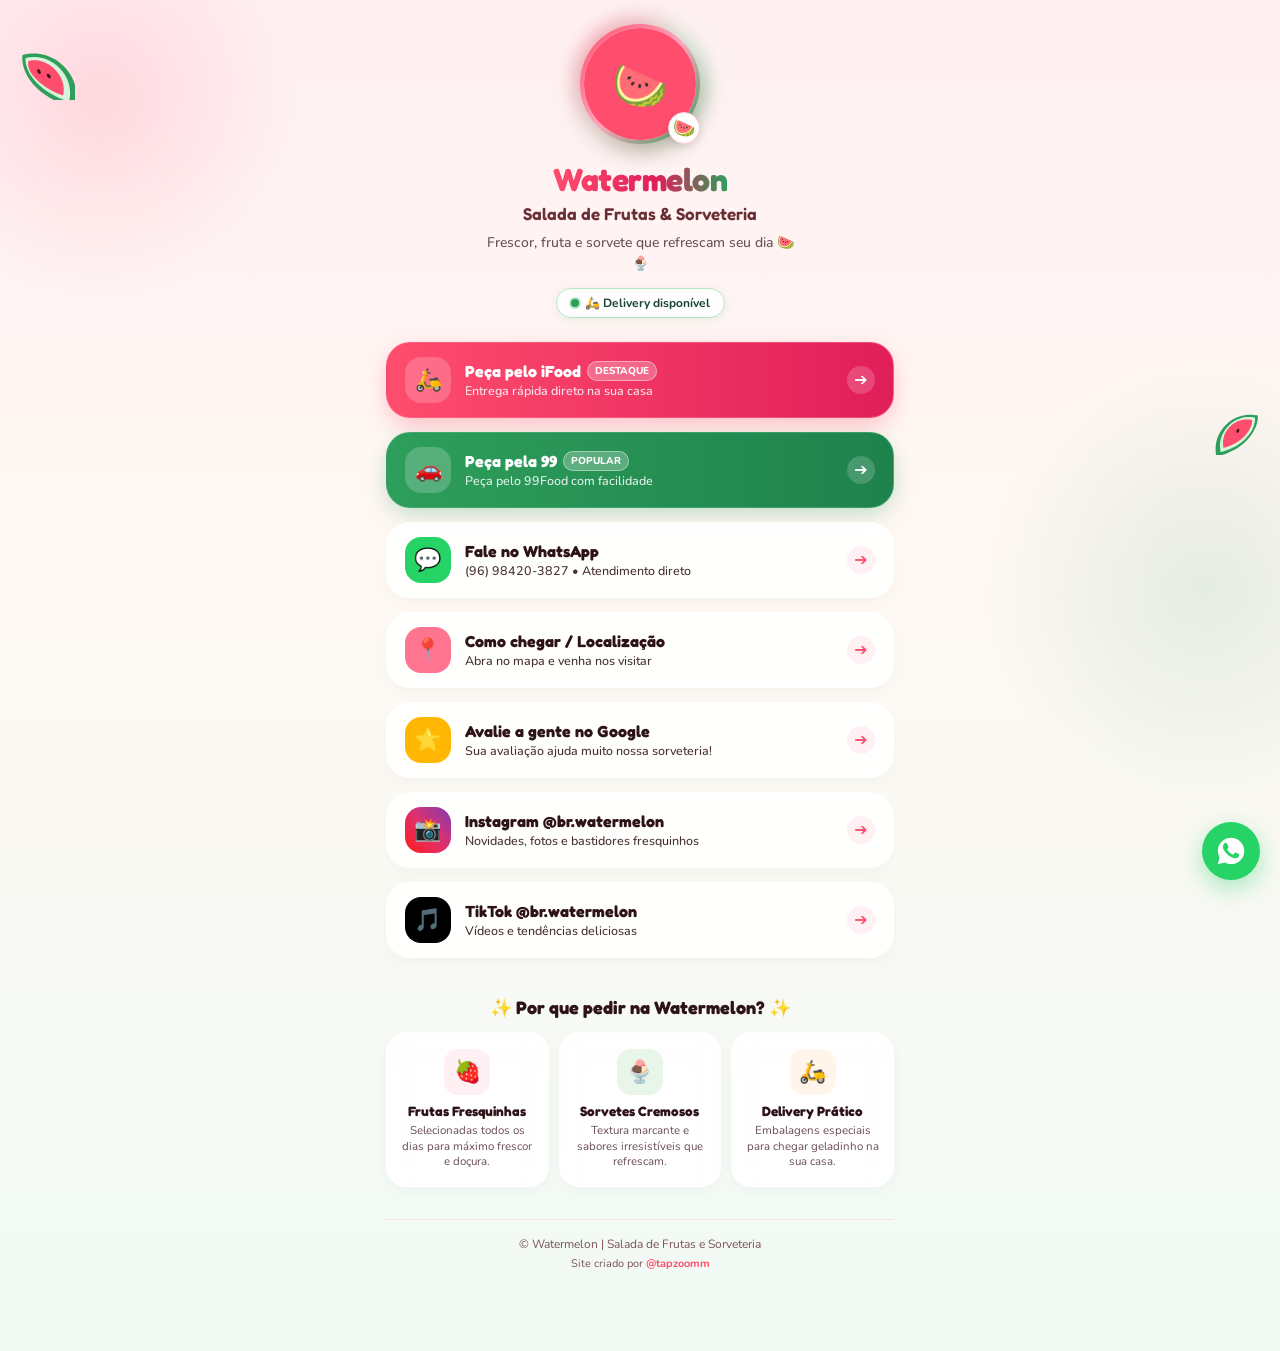
<file: public/standalone.html>
<!DOCTYPE html>
<html lang="pt-BR">
<head>
  <meta charset="UTF-8">
  <meta name="viewport" content="width=device-width, initial-scale=1.0, maximum-scale=5.0">
  <title>Watermelon | Salada de Frutas e Sorveteria</title>
  <meta name="description" content="Frescor, fruta e sorvete que refrescam seu dia 🍉🍨 Peça pelo iFood, 99 ou WhatsApp!">
  
  <!-- OpenGraph Social Cards -->
  <meta property="og:type" content="website">
  <meta property="og:title" content="Watermelon | Salada de Frutas e Sorveteria">
  <meta property="og:description" content="Frescor, fruta e sorvete que refrescam seu dia 🍉🍨 Peça pelo iFood, 99 ou WhatsApp!">
  <meta property="og:image" content="https://i.postimg.cc/htxsr73Y/watermemlon.jpg">
  <meta property="og:image:alt" content="Watermelon Salada de Frutas e Sorveteria">
  <meta property="og:locale" content="pt_BR">
  <meta property="og:site_name" content="Watermelon">

  <!-- Twitter Cards -->
  <meta name="twitter:card" content="summary_large_image">
  <meta name="twitter:title" content="Watermelon | Salada de Frutas e Sorveteria">
  <meta name="twitter:description" content="Frescor, fruta e sorvete que refrescam seu dia 🍉🍨 Peça pelo iFood, 99 ou WhatsApp!">
  <meta name="twitter:image" content="https://i.postimg.cc/htxsr73Y/watermemlon.jpg">

  <link rel="icon" type="image/jpeg" href="https://i.postimg.cc/htxsr73Y/watermemlon.jpg">
  <meta name="theme-color" content="#FF4D6D">

  <!-- Google Fonts: Fredoka & Nunito -->
  <link rel="preconnect" href="https://fonts.googleapis.com">
  <link rel="preconnect" href="https://fonts.gstatic.com" crossorigin>
  <link href="https://fonts.googleapis.com/css2?family=Fredoka:wght@400;500;600;700&family=Nunito:wght@400;500;600;700;800&display=swap" rel="stylesheet">

  <style>
    :root {
      --primary: #FF4D6D;
      --primary-dark: #C9184A;
      --leaf-green: #2E9E5B;
      --light-green: #B7E4C7;
      --cream-bg: #FFF8F3;
      --text-dark: #2D1217;
      --text-muted: #6A4E53;
      --font-display: 'Fredoka', cursive, sans-serif;
      --font-body: 'Nunito', system-ui, -apple-system, sans-serif;
    }

    * {
      box-sizing: border-box;
      margin: 0;
      padding: 0;
      -webkit-tap-highlight-color: transparent;
    }

    body {
      font-family: var(--font-body);
      background: linear-gradient(180deg, #FFF0F3 0%, #FFF8F3 40%, #F1FAF5 100%);
      color: var(--text-dark);
      min-height: 100vh;
      overflow-x: hidden;
      display: flex;
      flex-direction: column;
      align-items: center;
      position: relative;
    }

    /* Ambient Background Blooms */
    .bg-bloom-1 {
      position: fixed;
      top: -100px;
      left: -100px;
      width: 400px;
      height: 400px;
      border-radius: 50%;
      background: radial-gradient(circle, rgba(255, 77, 109, 0.15) 0%, rgba(255, 165, 186, 0) 70%);
      pointer-events: none;
      z-index: 0;
    }

    .bg-bloom-2 {
      position: fixed;
      top: 40%;
      right: -150px;
      width: 450px;
      height: 450px;
      border-radius: 50%;
      background: radial-gradient(circle, rgba(46, 158, 91, 0.12) 0%, rgba(183, 228, 199, 0) 70%);
      pointer-events: none;
      z-index: 0;
    }

    /* Floating SVG slices */
    .floating-slice {
      position: fixed;
      pointer-events: none;
      z-index: 0;
      animation: float-slice 6s ease-in-out infinite;
    }

    .floating-slice-1 {
      top: 40px;
      left: 15px;
    }

    .floating-slice-2 {
      top: 45%;
      right: 15px;
      animation-duration: 7s;
      animation-direction: reverse;
    }

    @keyframes float-slice {
      0%, 100% { transform: translateY(0px) rotate(0deg); }
      50% { transform: translateY(-10px) rotate(4deg); }
    }

    /* Container */
    .container {
      width: 100%;
      max-width: 540px;
      padding: 24px 16px 80px 16px;
      position: relative;
      z-index: 1;
      display: flex;
      flex-direction: column;
      align-items: center;
    }

    /* Header */
    .header {
      display: flex;
      flex-direction: column;
      align-items: center;
      text-align: center;
      margin-bottom: 24px;
      width: 100%;
    }

    .logo-wrapper {
      position: relative;
      margin-bottom: 16px;
    }

    .logo-glow {
      position: absolute;
      inset: -6px;
      border-radius: 50%;
      background: linear-gradient(135deg, #FF4D6D, #B7E4C7, #2E9E5B);
      filter: blur(10px);
      opacity: 0.7;
    }

    .logo-ring {
      position: relative;
      width: 120px;
      height: 120px;
      border-radius: 50%;
      padding: 4px;
      background: linear-gradient(135deg, #FF4D6D 0%, #FFA5BA 50%, #2E9E5B 100%);
      box-shadow: 0 10px 25px -5px rgba(255, 77, 109, 0.3);
    }

    .logo-img {
      width: 100%;
      height: 100%;
      object-fit: cover;
      border-radius: 50%;
      background: white;
      display: block;
    }

    .logo-badge {
      position: absolute;
      bottom: 0px;
      right: 0px;
      background: white;
      border-radius: 50%;
      width: 32px;
      height: 32px;
      display: flex;
      align-items: center;
      justify-content: center;
      font-size: 18px;
      box-shadow: 0 4px 10px rgba(0, 0, 0, 0.1);
      border: 1px solid #FFCCD5;
    }

    .title {
      font-family: var(--font-display);
      font-size: 32px;
      font-weight: 700;
      background: linear-gradient(90deg, #FF4D6D 0%, #E01E5A 60%, #2E9E5B 100%);
      -webkit-background-clip: text;
      -webkit-text-fill-color: transparent;
      margin-bottom: 4px;
      letter-spacing: -0.5px;
    }

    .subtitle {
      font-family: var(--font-display);
      font-size: 17px;
      font-weight: 600;
      color: #6A2E35;
      margin-bottom: 8px;
    }

    .slogan {
      font-size: 14px;
      color: var(--text-muted);
      line-height: 1.5;
      max-width: 320px;
      margin-bottom: 14px;
      font-weight: 500;
    }

    .delivery-chip {
      display: inline-flex;
      align-items: center;
      gap: 6px;
      padding: 6px 14px;
      border-radius: 999px;
      background: rgba(255, 255, 255, 0.85);
      backdrop-filter: blur(8px);
      border: 1px solid #B7E4C7;
      font-size: 12px;
      font-weight: 700;
      color: #1B4332;
      box-shadow: 0 2px 8px rgba(46, 158, 91, 0.1);
    }

    .delivery-dot {
      width: 8px;
      height: 8px;
      border-radius: 50%;
      background: #2E9E5B;
      box-shadow: 0 0 0 2px #B7E4C7;
    }

    /* Links Navigation */
    .links-group {
      width: 100%;
      display: flex;
      flex-direction: column;
      gap: 14px;
      margin-bottom: 28px;
    }

    .btn-link {
      display: flex;
      align-items: center;
      justify-content: space-between;
      width: 100%;
      padding: 14px 18px;
      border-radius: 24px;
      text-decoration: none;
      position: relative;
      overflow: hidden;
      transition: all 0.25s cubic-bezier(0.16, 1, 0.3, 1);
      cursor: pointer;
    }

    .btn-link:active {
      transform: scale(0.98);
    }

    /* Primary highlight buttons */
    .btn-ifood {
      background: linear-gradient(90deg, #FF4D6D 0%, #E01E5A 100%);
      color: #ffffff;
      box-shadow: 0 8px 24px -4px rgba(255, 77, 109, 0.4);
      border: 1px solid rgba(255, 117, 143, 0.5);
    }

    .btn-99 {
      background: linear-gradient(90deg, #2E9E5B 0%, #1E824C 100%);
      color: #ffffff;
      box-shadow: 0 8px 24px -4px rgba(46, 158, 91, 0.35);
      border: 1px solid rgba(82, 183, 136, 0.5);
    }

    /* Standard Glassmorphism links */
    .btn-glass {
      background: rgba(255, 255, 255, 0.9);
      backdrop-filter: blur(12px);
      -webkit-backdrop-filter: blur(12px);
      color: var(--text-dark);
      box-shadow: 0 6px 18px -4px rgba(0, 0, 0, 0.04);
      border: 1px solid #FFFFFF;
    }

    .btn-glass:hover {
      background: #ffffff;
      border-color: #FFCCD5;
      transform: translateY(-2px);
      box-shadow: 0 10px 24px -4px rgba(255, 77, 109, 0.15);
    }

    .btn-ifood:hover, .btn-99:hover {
      transform: translateY(-2px);
      filter: brightness(1.03);
    }

    /* Shimmer Sweep Animation */
    .shimmer::after {
      content: '';
      position: absolute;
      top: -50%;
      left: -60%;
      width: 40%;
      height: 200%;
      background: linear-gradient(60deg, rgba(255, 255, 255, 0) 20%, rgba(255, 255, 255, 0.35) 50%, rgba(255, 255, 255, 0) 80%);
      transform: rotate(25deg);
      animation: sweep 4.5s ease-in-out infinite;
      pointer-events: none;
    }

    @keyframes sweep {
      0% { left: -80%; }
      30%, 100% { left: 140%; }
    }

    .btn-content {
      display: flex;
      align-items: center;
      gap: 14px;
      min-width: 0;
    }

    .btn-icon {
      width: 46px;
      height: 46px;
      border-radius: 16px;
      display: flex;
      align-items: center;
      justify-content: center;
      font-size: 22px;
      flex-shrink: 0;
    }

    .icon-ifood { background: rgba(255, 255, 255, 0.2); color: white; }
    .icon-99 { background: rgba(255, 255, 255, 0.2); color: white; }
    .icon-whatsapp { background: #25D366; color: white; }
    .icon-maps { background: #FF758F; color: white; }
    .icon-google { background: #FFB703; color: white; }
    .icon-instagram { background: linear-gradient(45deg, #FD1D1D, #E1306C, #833AB4); color: white; }
    .icon-tiktok { background: #000000; color: white; }

    .btn-texts {
      display: flex;
      flex-direction: column;
      text-align: left;
      min-width: 0;
    }

    .btn-title-row {
      display: flex;
      align-items: center;
      gap: 6px;
    }

    .btn-title {
      font-family: var(--font-display);
      font-size: 16px;
      font-weight: 700;
      line-height: 1.25;
      white-space: nowrap;
      overflow: hidden;
      text-overflow: ellipsis;
    }

    .badge-pill {
      font-size: 10px;
      font-weight: 800;
      text-transform: uppercase;
      padding: 2px 7px;
      border-radius: 999px;
      background: rgba(255, 255, 255, 0.25);
      border: 1px solid rgba(255, 255, 255, 0.4);
      color: white;
    }

    .btn-desc {
      font-size: 12.5px;
      font-weight: 500;
      opacity: 0.88;
      line-height: 1.3;
      white-space: nowrap;
      overflow: hidden;
      text-overflow: ellipsis;
      margin-top: 2px;
    }

    .btn-chevron {
      width: 28px;
      height: 28px;
      border-radius: 50%;
      display: flex;
      align-items: center;
      justify-content: center;
      flex-shrink: 0;
      background: rgba(255, 255, 255, 0.18);
    }

    .btn-glass .btn-chevron {
      background: #FFF0F3;
      color: #FF4D6D;
    }

    /* Features Section */
    .features-section {
      width: 100%;
      margin-top: 10px;
    }

    .features-heading {
      font-family: var(--font-display);
      font-size: 18px;
      font-weight: 700;
      text-align: center;
      margin-bottom: 14px;
      color: var(--text-dark);
      display: flex;
      align-items: center;
      justify-content: center;
      gap: 6px;
    }

    .features-grid {
      display: grid;
      grid-template-columns: repeat(3, 1fr);
      gap: 10px;
    }

    @media (max-width: 480px) {
      .features-grid {
        grid-template-columns: 1fr;
      }
    }

    .feature-card {
      background: rgba(255, 255, 255, 0.85);
      backdrop-filter: blur(10px);
      border: 1px solid white;
      border-radius: 20px;
      padding: 16px 12px;
      text-align: center;
      display: flex;
      flex-direction: column;
      align-items: center;
      box-shadow: 0 4px 14px rgba(0, 0, 0, 0.03);
    }

    .feature-icon-box {
      width: 46px;
      height: 46px;
      border-radius: 14px;
      display: flex;
      align-items: center;
      justify-content: center;
      font-size: 22px;
      margin-bottom: 8px;
    }

    .feature-title {
      font-family: var(--font-display);
      font-size: 13.5px;
      font-weight: 700;
      margin-bottom: 4px;
    }

    .feature-desc {
      font-size: 11.5px;
      color: var(--text-muted);
      line-height: 1.35;
    }

    /* Floating WhatsApp Button */
    .wa-float {
      position: fixed;
      bottom: 20px;
      right: 20px;
      z-index: 50;
      width: 58px;
      height: 58px;
      border-radius: 50%;
      background: #25D366;
      color: white;
      display: flex;
      align-items: center;
      justify-content: center;
      text-decoration: none;
      box-shadow: 0 8px 24px rgba(37, 211, 102, 0.4);
      animation: wa-pulse 2.5s infinite;
      transition: transform 0.2s;
    }

    .wa-float:active {
      transform: scale(0.94);
    }

    @keyframes wa-pulse {
      0%, 100% {
        transform: scale(1);
        box-shadow: 0 8px 24px rgba(37, 211, 102, 0.4), 0 0 0 0 rgba(37, 211, 102, 0.4);
      }
      50% {
        transform: scale(1.05);
        box-shadow: 0 12px 28px rgba(37, 211, 102, 0.5), 0 0 0 10px rgba(37, 211, 102, 0);
      }
    }

    /* Footer */
    .footer {
      margin-top: 32px;
      padding-top: 16px;
      border-top: 1px solid rgba(255, 204, 213, 0.5);
      text-align: center;
      font-size: 12px;
      color: #7A525A;
      width: 100%;
    }

    .footer a {
      color: #FF4D6D;
      text-decoration: none;
      font-weight: 700;
    }

    .footer a:hover {
      text-decoration: underline;
    }

    @media (prefers-reduced-motion: reduce) {
      .shimmer::after,
      .floating-slice,
      .wa-float {
        animation: none !important;
      }
    }
  </style>
</head>
<body>
  <!-- Ambient background elements -->
  <div class="bg-bloom-1"></div>
  <div class="bg-bloom-2"></div>

  <!-- Floating Watermelon Slices -->
  <div class="floating-slice floating-slice-1">
    <svg width="60" height="60" viewBox="0 0 80 80" fill="none">
      <path d="M10 20C10 20 40 10 65 35C90 60 80 90 80 90C80 90 50 85 28 63C6 41 10 20 10 20Z" fill="#2E9E5B" />
      <path d="M14 24C14 24 38 16 59 37C80 58 72 82 72 82C72 82 48 76 30 58C12 40 14 24 14 24Z" fill="#D8F3DC" />
      <path d="M18 28C18 28 36 22 53 39C70 56 64 74 64 74C64 74 44 68 28 52C14 38 18 28 18 28Z" fill="#FF4D6D" />
      <ellipse cx="32" cy="42" rx="2" ry="3.5" transform="rotate(-30 32 42)" fill="#3B1217" />
      <ellipse cx="45" cy="48" rx="2" ry="3.5" transform="rotate(-40 45 48)" fill="#3B1217" />
    </svg>
  </div>

  <div class="floating-slice floating-slice-2">
    <svg width="50" height="50" viewBox="0 0 70 70" fill="none">
      <path d="M60 15C60 15 35 8 15 28C-5 48 2 72 2 72C2 72 26 68 44 50C62 32 60 15 60 15Z" fill="#2E9E5B" />
      <path d="M56 18C56 18 36 12 19 29C2 46 8 66 8 66C8 66 28 62 43 47C58 32 56 18 56 18Z" fill="#D8F3DC" />
      <path d="M52 21C52 21 35 16 21 30C7 44 12 60 12 60C12 60 29 56 41 44C53 32 52 21 52 21Z" fill="#FF4D6D" />
      <ellipse cx="32" cy="36" rx="1.8" ry="3" transform="rotate(25 32 36)" fill="#3B1217" />
    </svg>
  </div>

  <div class="container">
    <!-- Header -->
    <header class="header">
      <div class="logo-wrapper">
        <div class="logo-glow"></div>
        <div class="logo-ring">
          <img src="https://i.postimg.cc/htxsr73Y/watermemlon.jpg" alt="Logo Watermelon" class="logo-img" onerror="this.src='data:image/svg+xml;utf8,<svg xmlns=\'http://www.w3.org/2000/svg\' width=\'100\' height=\'100\'><rect fill=\'%23FF4D6D\' width=\'100\' height=\'100\'/><text fill=\'%23fff\' font-size=\'40\' x=\'50\' y=\'65\' text-anchor=\'middle\'>🍉</text></svg>'">
        </div>
        <div class="logo-badge">🍉</div>
      </div>

      <h1 class="title">Watermelon</h1>
      <p class="subtitle">Salada de Frutas & Sorveteria</p>
      <p class="slogan">Frescor, fruta e sorvete que refrescam seu dia 🍉🍨</p>

      <div class="delivery-chip">
        <div class="delivery-dot"></div>
        <span>🛵 Delivery disponível</span>
      </div>
    </header>

    <!-- Priority Links -->
    <nav class="links-group" aria-label="Links principais">
      <!-- 1. iFood -->
      <a href="https://tr.ee/6Dgh4Cftes" target="_blank" rel="noopener noreferrer" class="btn-link btn-ifood shimmer" aria-label="Peça pelo iFood">
        <div class="btn-content">
          <div class="btn-icon icon-ifood">🛵</div>
          <div class="btn-texts">
            <div class="btn-title-row">
              <span class="btn-title">Peça pelo iFood</span>
              <span class="badge-pill">Destaque</span>
            </div>
            <span class="btn-desc">Entrega rápida direto na sua casa</span>
          </div>
        </div>
        <div class="btn-chevron">➔</div>
      </a>

      <!-- 2. 99 -->
      <a href="https://tr.ee/1leVke22Jj" target="_blank" rel="noopener noreferrer" class="btn-link btn-99 shimmer" aria-label="Peça pela 99">
        <div class="btn-content">
          <div class="btn-icon icon-99">🚗</div>
          <div class="btn-texts">
            <div class="btn-title-row">
              <span class="btn-title">Peça pela 99</span>
              <span class="badge-pill">Popular</span>
            </div>
            <span class="btn-desc">Peça pelo 99Food com facilidade</span>
          </div>
        </div>
        <div class="btn-chevron">➔</div>
      </a>

      <!-- 3. WhatsApp -->
      <a href="https://wa.me/5596984203827?text=Ol%C3%A1!%20Vim%20pelo%20site%20da%20Watermelon%20e%20gostaria%20de%20fazer%20um%20pedido%20%F0%9F%8D%89" target="_blank" rel="noopener noreferrer" class="btn-link btn-glass" aria-label="Fale no WhatsApp">
        <div class="btn-content">
          <div class="btn-icon icon-whatsapp">💬</div>
          <div class="btn-texts">
            <span class="btn-title">Fale no WhatsApp</span>
            <span class="btn-desc">(96) 98420-3827 • Atendimento direto</span>
          </div>
        </div>
        <div class="btn-chevron">➔</div>
      </a>

      <!-- 4. Maps / Como Chegar -->
      <a href="https://tr.ee/Ohai4rUFwP" target="_blank" rel="noopener noreferrer" class="btn-link btn-glass" aria-label="Como chegar e Localização">
        <div class="btn-content">
          <div class="btn-icon icon-maps">📍</div>
          <div class="btn-texts">
            <span class="btn-title">Como chegar / Localização</span>
            <span class="btn-desc">Abra no mapa e venha nos visitar</span>
          </div>
        </div>
        <div class="btn-chevron">➔</div>
      </a>

      <!-- 5. Avalie no Google -->
      <a href="https://tr.ee/nPzNQl6mo" target="_blank" rel="noopener noreferrer" class="btn-link btn-glass" aria-label="Avalie a gente no Google">
        <div class="btn-content">
          <div class="btn-icon icon-google">⭐</div>
          <div class="btn-texts">
            <span class="btn-title">Avalie a gente no Google</span>
            <span class="btn-desc">Sua avaliação ajuda muito nossa sorveteria!</span>
          </div>
        </div>
        <div class="btn-chevron">➔</div>
      </a>

      <!-- 6. Instagram -->
      <a href="https://www.instagram.com/br.watermelon" target="_blank" rel="noopener noreferrer" class="btn-link btn-glass" aria-label="Instagram da Watermelon">
        <div class="btn-content">
          <div class="btn-icon icon-instagram">📸</div>
          <div class="btn-texts">
            <span class="btn-title">Instagram @br.watermelon</span>
            <span class="btn-desc">Novidades, fotos e bastidores fresquinhos</span>
          </div>
        </div>
        <div class="btn-chevron">➔</div>
      </a>

      <!-- 7. TikTok -->
      <a href="https://www.tiktok.com/@br.watermelon" target="_blank" rel="noopener noreferrer" class="btn-link btn-glass" aria-label="TikTok da Watermelon">
        <div class="btn-content">
          <div class="btn-icon icon-tiktok">🎵</div>
          <div class="btn-texts">
            <span class="btn-title">TikTok @br.watermelon</span>
            <span class="btn-desc">Vídeos e tendências deliciosas</span>
          </div>
        </div>
        <div class="btn-chevron">➔</div>
      </a>
    </nav>

    <!-- Por que pedir na Watermelon -->
    <section class="features-section" aria-label="Diferenciais da Watermelon">
      <h2 class="features-heading">✨ Por que pedir na Watermelon? ✨</h2>
      <div class="features-grid">
        <div class="feature-card">
          <div class="feature-icon-box" style="background: #FFF0F3;">🍓</div>
          <h3 class="feature-title">Frutas Fresquinhas</h3>
          <p class="feature-desc">Selecionadas todos os dias para máximo frescor e doçura.</p>
        </div>
        <div class="feature-card">
          <div class="feature-icon-box" style="background: #E8F5E9;">🍨</div>
          <h3 class="feature-title">Sorvetes Cremosos</h3>
          <p class="feature-desc">Textura marcante e sabores irresistíveis que refrescam.</p>
        </div>
        <div class="feature-card">
          <div class="feature-icon-box" style="background: #FFF5EB;">🛵</div>
          <h3 class="feature-title">Delivery Prático</h3>
          <p class="feature-desc">Embalagens especiais para chegar geladinho na sua casa.</p>
        </div>
      </div>
    </section>

    <!-- Footer -->
    <footer class="footer">
      <p>© Watermelon | Salada de Frutas e Sorveteria</p>
      <p style="margin-top: 4px; font-size: 11px;">Site criado por <a href="https://www.instagram.com/tapzoomm" target="_blank" rel="noopener noreferrer">@tapzoomm</a></p>
    </footer>
  </div>

  <!-- Floating WhatsApp CTA -->
  <a href="https://wa.me/5596984203827?text=Ol%C3%A1!%20Vim%20pelo%20site%20da%20Watermelon%20e%20gostaria%20de%20fazer%20um%20pedido%20%F0%9F%8D%89" target="_blank" rel="noopener noreferrer" class="wa-float" aria-label="Conversar no WhatsApp">
    <svg width="32" height="32" viewBox="0 0 24 24" fill="currentColor">
      <path d="M12.04 2c-5.46 0-9.91 4.45-9.91 9.91 0 1.75.46 3.45 1.32 4.95L2.05 22l5.25-1.38c1.45.79 3.08 1.21 4.74 1.21 5.46 0 9.91-4.45 9.91-9.91 0-5.46-4.45-9.92-9.91-9.92zm5.78 14.15c-.24.68-1.4 1.25-1.92 1.3-.5.05-1.14.07-1.85-.15-.43-.14-.99-.33-1.7-.64-3.03-1.32-5.01-4.39-5.16-4.59-.15-.2-1.24-1.65-1.24-3.15 0-1.5 0.78-2.24 1.06-2.55.28-.31.6-.39.8-.39.2 0 .4 0 .58.01.19.01.44-.07.69.52.25.6.85 2.08.93 2.23.08.15.13.33.03.53-.1.2-.15.33-.3.51-.15.18-.32.4-.46.54-.15.15-.31.32-.13.62.18.3.79 1.3 1.7 2.11 1.17 1.04 2.15 1.37 2.46 1.52.31.15.48.13.66-.08.18-.21.78-.91.99-1.22.21-.31.41-.26.69-.15.28.1.78.37 1.83.89.28.14.47.23.54.34.07.11.07.66-.17 1.34z"/>
    </svg>
  </a>
</body>
</html>
</file>
